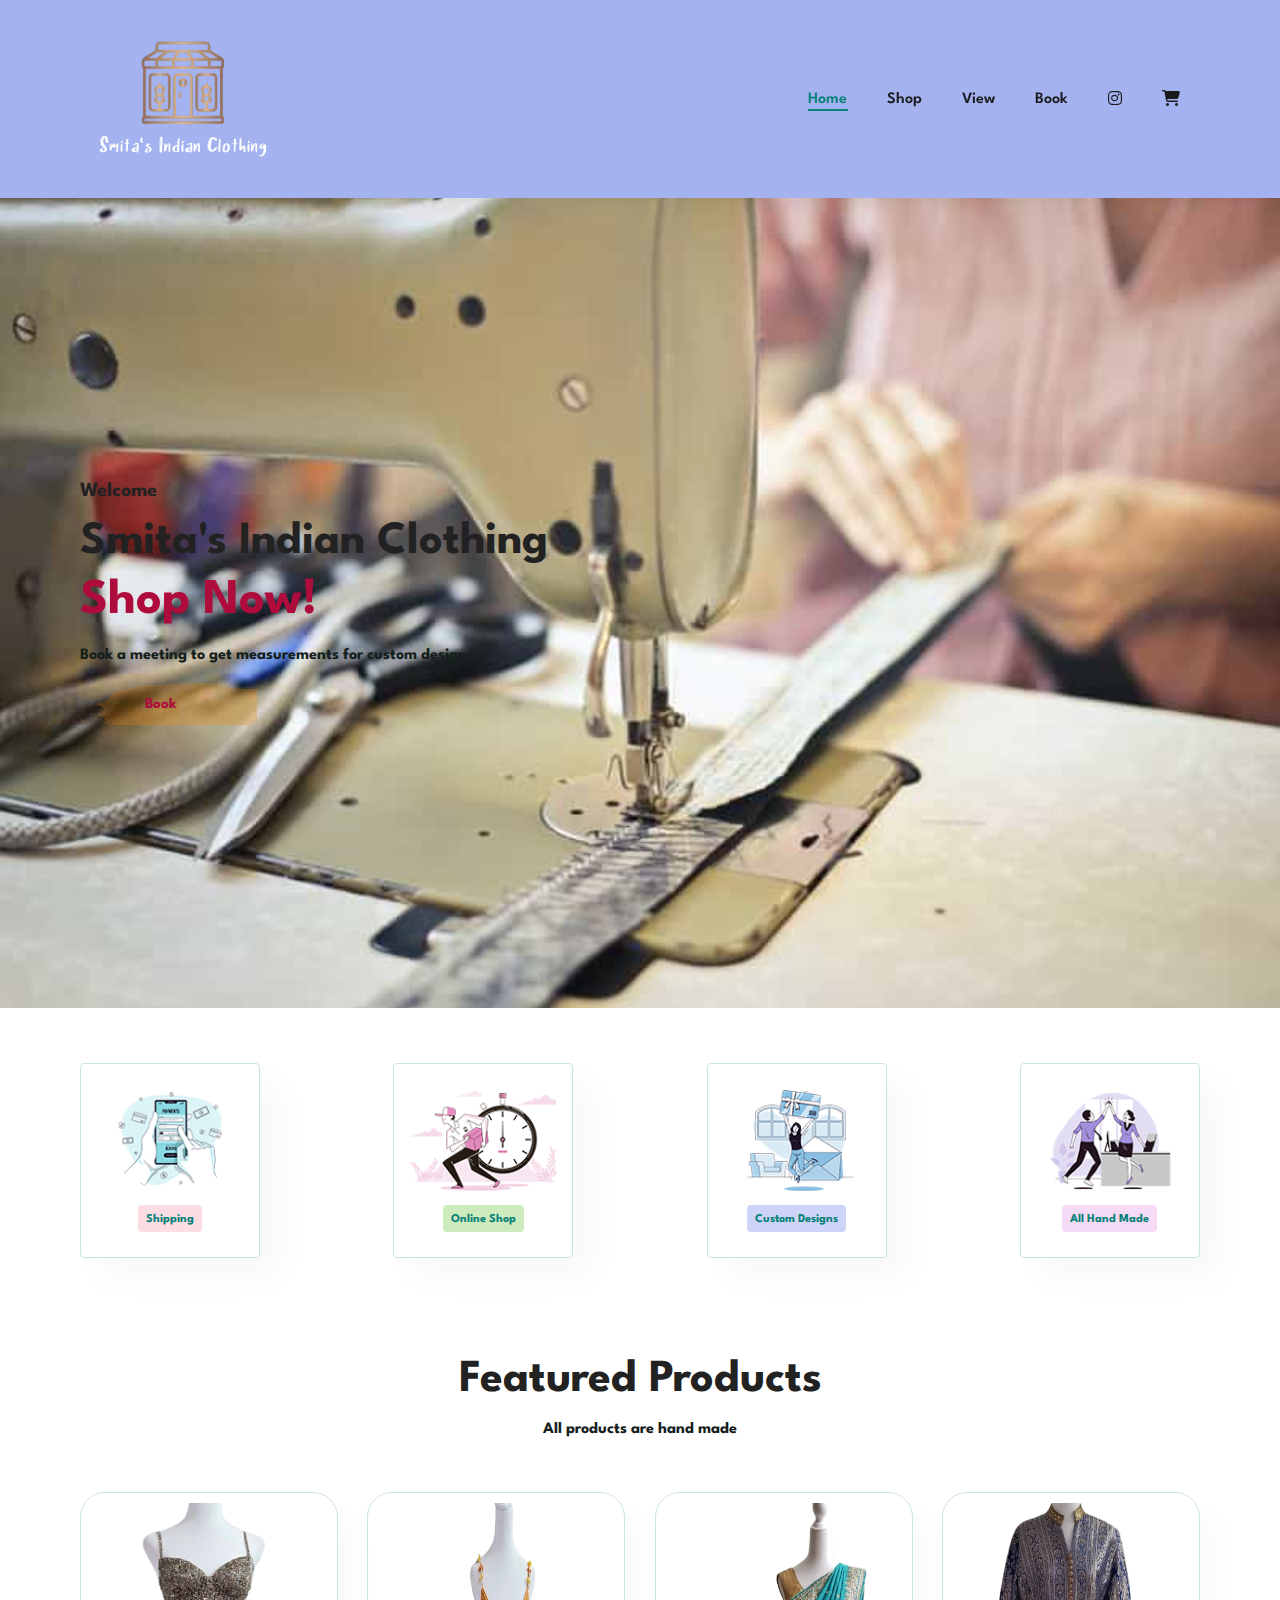
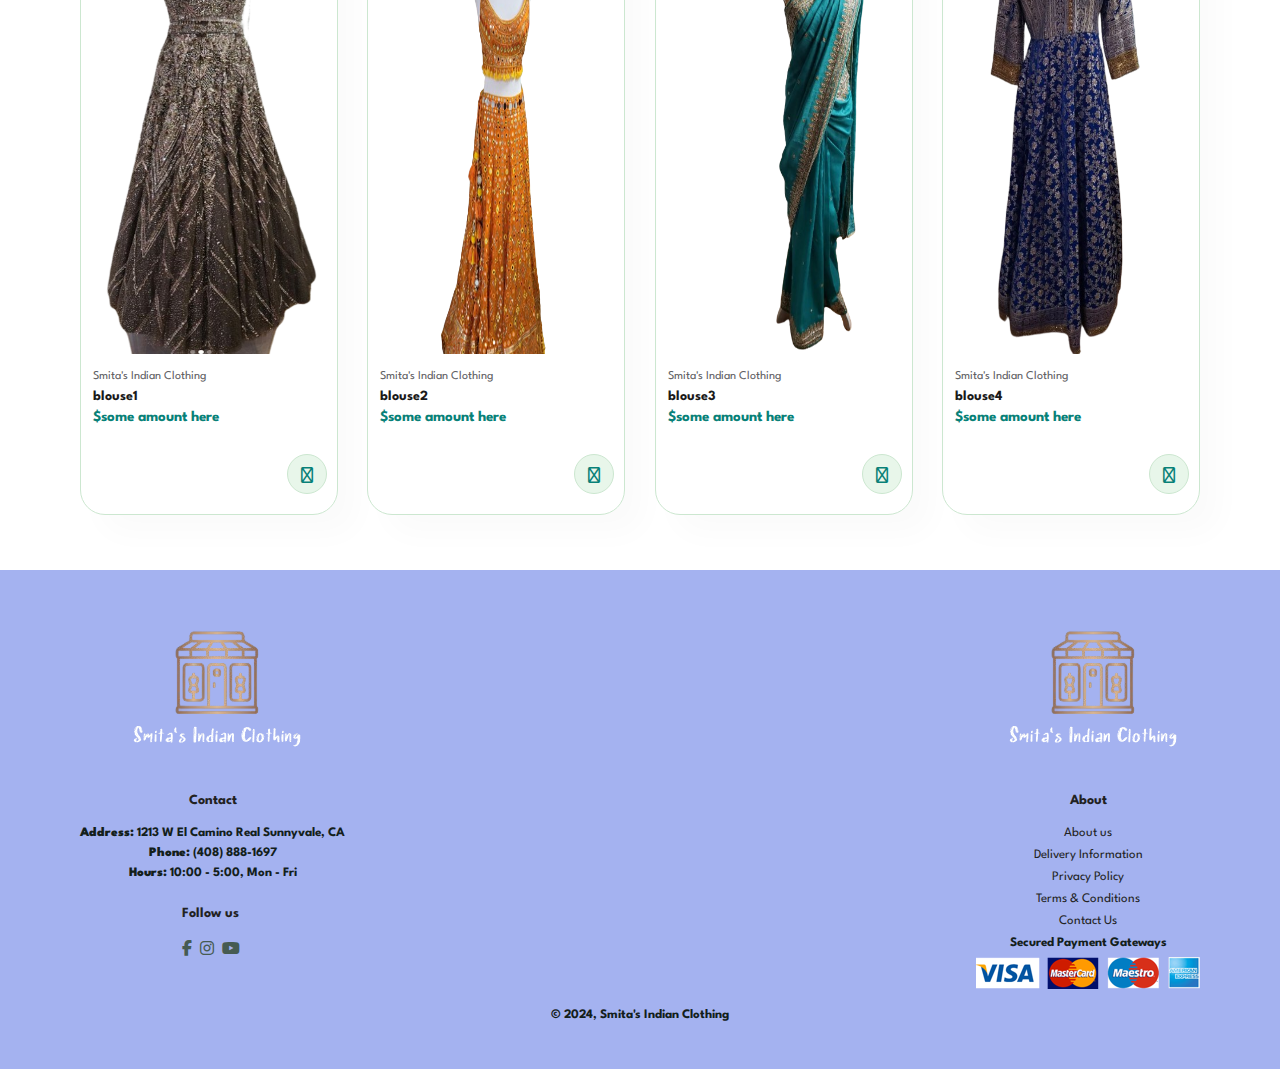
<file: Website/index.html>
<!DOCTYPE html>
<html lang="en">
<head>
    <meta charset="UTF-8">
    <meta http-equiv="X-UA-Compatible" content="IE=edge">
    <meta name="viewport" content="width=device-width, initial-scale=1.0">
    <link rel="stylesheet" href="https://cdnjs.cloudflare.com/ajax/libs/font-awesome/6.6.0/css/all.min.css">
    <link rel="stylesheet"
    href="https://fonts.googleapis.com/css?family=Spartan">
    <title>Smita's Indian Clothing</title>

    <link rel="stylesheet" href="style.css">

</head>

<body>

    <section id="header">
        <a href="#"><img src="images/logo.png" class="logo" alt=""></a>
    

        <div>
            <ul id="navbar">
                <li><a class="active" href="index.html">Home</a></li>
                <li><a href="shop.html">Shop</a></li>
                <li><a href="view.html">View</a></li>
                <li><a href="book.html">Book</a></li>
                <li><a href="https://www.instagram.com/smita.bhakta.96/"><i class="fa-brands fa-instagram"></i></a></li>
                <li><a href="cart.html"><i class="fa-solid fa-cart-shopping"></i></a></li>
                <a href="#" id="close"><i class="fa-solid fa-x"></i></a>
            </ul>
        </div>
        <div id="mobile">
            <a href="cart.html"><i class="fa-solid fa-cart-shopping"></i></a>
            <i id="bar" class="fas fa-outdent"></i>
        </div>

        
    </section>

    <section id="hero">
        <h4>Welcome</h4>
        <h2>Smita's Indian Clothing</h2>
        <h1>Shop Now!</h1>
        <p>Book a meeting to get measurements for custom designs</p>
        <button>Book</button>
    </section>

    <section id="feature" class="section-p1">
        <div class="fe-box">
            <img src="images/features/f1.png" alt="">
            <h6>Shipping</h6>
        </div>
        <div class="fe-box">
            <img src="images/features/f2.png" alt="">
            <h6>Online Shop</h6>
        </div>
        <div class="fe-box">
            <img src="images/features/f3.png" alt="">
            <h6>Custom Designs</h6>
        </div>
        <div class="fe-box">
            <img src="images/features/f4.png" alt="">
            <h6>All Hand Made</h6>
        </div>
    </section>

    <section id="product1" class="section-p1">
        <h2>Featured Products</h2>
        <p>All products are hand made</p>
        <div class="pro-container">
            <div class="pro">
                <img src="images/products/product1.png" alt="">
                <div class="des">
                    <span>Smita's Indian Clothing</span>
                    <h5>blouse1</h5>
                    <h4>$some amount here</h4>
                    
                </div>
                <a href="#"><i class="fa-solid fa-cart-shopping cart"></i></a>
            </div>
            <div class="pro">
                <img src="images/products/product2.png" alt="">
                <div class="des">
                    <span>Smita's Indian Clothing</span>
                    <h5>blouse2</h5>
                    <h4>$some amount here</h4>
                    
                </div>
                <a href="#"><i class="fa-solid fa-cart-shopping cart"></i></a>
            </div>
            <div class="pro">
                <img src="images/products/product3.png" alt="">
                <div class="des">
                    <span>Smita's Indian Clothing</span>
                    <h5>blouse3</h5>
                    <h4>$some amount here</h4>
                    
                </div>
                <a href="#"><i class="fa-solid fa-cart-shopping cart"></i></a>
            </div>
            <div class="pro">
                <img src="images/products/product4.png" alt="">
                <div class="des">
                    <span>Smita's Indian Clothing</span>
                    <h5>blouse4</h5>
                    <h4>$some amount here</h4>
                    
                </div>
                <a href="#"><i class="fa-solid fa-cart-shopping cart"></i></a>
            </div>
            
        </div>
    </section>

    <footer class="section-p1">
        <div class="col">
            <img class="logo" src="images/logo.png" alt="">
            <h4>Contact</h4>
            <p><strong>Address:</strong> 1213 W El Camino Real Sunnyvale, CA</p>
            <p><strong>Phone:</strong> (408) 888-1697</p>
            <p><strong>Hours:</strong> 10:00 - 5:00, Mon - Fri</p>
            <div class="follow">
                <h4>Follow us</h4>
                <div class="icon">
                    <i class="fab fa-facebook-f"></i>
                    <i class="fab fa-instagram"></i>
                    <i class="fab fa-youtube"></i>
                </div>
            </div>
        </div>

        <div class="col">
            <img class="logo" src="images/logo.png" alt="">
            <h4>About</h4>
            <a href="#">About us</a>
            <a href="#">Delivery Information</a>
            <a href="#">Privacy Policy</a>
            <a href="#">Terms & Conditions</a>
            <a href="#">Contact Us</a>
            <p>Secured Payment Gateways</p>
            <img src="images/pay.png" alt="">
        </div>


        <div class="copyright">
            <p>© 2024, Smita's Indian Clothing</p>
        </div>


    </footer>


    <script src="script.js"></script>
</body>

</html>
</file>
<file: Website/style.css>
* {
    margin: 0;
    padding: 0;
    box-sizing: border-box;
    font-family: 'Spartan', sans-serif;
}

img .logo{
    width: 200px;
    height: 100px;
    margin-top: 10px;
    margin-left: -10px;
  }

h1{
    font-size: 50px;
    line-height: 64px;
    color: #222;
}

h2 {
    font-size: 46px;
    line-height: 54px;
    color: #222;
}

h4 {
    font-size: 20px;
    color: #222;
}

h6{
    font-weight: 700;
    font-size: 12px;
}

p {
    font-size: 16px;
    color: #13201b;
    font-weight: bold;
    margin: 15px 0 20px 0;
}

.section-p1 {
    padding: 40px 80px;
}

.section-m1 {
    margin: 40px 0;
}

body {
    width: 100%;
}

#header{
    display: flex;
    align-items: center;
    justify-content: space-between;
    padding: 20px 80px;
    background: #a4b2f0;
    box-shadow: 0 5px 15px rgba(0, 0, 0, 0.06);
    z-index: 999;
    position: sticky;
    top: 0;
    left: 0;
}

#navbar{
    display: flex;
    align-items: center;
    justify-content: center;
}

#navbar li{
    list-style: none;
    padding: 0 20px; 
    position: relative;
}

#navbar li a{
    text-decoration: none;
    font-size: 16px;
    font-weight: 600;
    color: #1a1a1a;
    transition: 0.3s ease;
}

#navbar li a:hover,
#navbar li a.active{
    color: #088178;
}

#navbar li a.active::after,
#navbar li a:hover::after{
    content: "";
    width: 50%;
    height: 2px;
    background: #088178;
    position: absolute;
    bottom: -4px;
    left: 20px;
    transition: 0.3s ease;
}

#mobile{
    display: none;
    align-items: center;
}

#close{
    display: none;
}

#hero{
    background-image: url("images/hero.png");
    height: 90vh;
    width: 100%;
    background-size: cover;
    background-position: top 25% right 0;
    padding: 0 80px;
    display: flex;
    flex-direction: column;
    align-items: flex-start;
    justify-content: center;
}

#hero h4{
    padding-bottom: 15px;
}
#hero h1{
    color: #ad0c3c;
}

#hero button{
    background-image: url("images/button.png");
    background-color: transparent;
    color: #ad0c3c;
    border: 0;
    padding: 14px 80px 14px 65px;
    background-repeat: no-repeat;
    cursor: pointer;
    font-weight: 700;
    font-size: 15px;
}

#feature{
    display: flex;
    align-items: center;
    justify-content: space-between;
    flex-wrap: wrap;
}

#feature .fe-box{
    width: 180px;
    text-align: center;
    padding: 25px 15px;
    box-shadow: 20px 20px 34px rgba(0, 0, 0, 0.03);
    border: 1px solid #cce7d0;
    border-radius: 4px;
    margin: 15px 0;
}

#feature .fe-box:hover{
    box-shadow: 10px 10px 54px rgba(70, 62, 221, 0.1);
}

#feature .fe-box img{
    width: 100%;
    margin-bottom: 10px;
}

#feature .fe-box h6{
    display: inline-block;
    padding: 9px 8px 6px 8px;
    line-height: 1;
    border-radius: 4px;
    color:#088178;
    background-color: #fddde4;
}

#feature .fe-box:nth-child(2) h6{
    background-color: #cdebbc;
}

#feature .fe-box:nth-child(3) h6{
    background-color: #cdd4f8;
}

#feature .fe-box:nth-child(4) h6{
    background-color: #f6dbf6;
}

#product1 {
    text-align: center;
}

#product1 .pro-container{
    display: flex;
    justify-content: space-between;
    padding-top: 20px;
    flex-wrap: wrap;
}

#product1 .pro{
    width: 23%;
    min-width: 250px;
    padding: 10px 12px;
    border: 1px solid #cce7d0;
    border-radius: 25px;
    cursor: pointer;
    box-shadow: 20px 20px 30px rgba(0, 0, 0, 0.02);
    margin: 15px 0;
    transition: 0.2s ease;
    position: relative;
}

#product1 .pro:hover{
    box-shadow: 20px 20px 30px rgba(0, 0, 0, 0.06);
}

#product1 .pro img{
    width: 100%;
    height: 75%;
    border-radius: 20px;
}

#product1 .pro .des{
    text-align: start;
    padding: 10px 0;
}

#product1 .pro .des span{
    color: #606063;
    font-size: 12px;
}

#product1 .pro .des h5{
    padding-top: 7px;
    color: #1a1a1a;
    font-size: 14px;
}

#product1 .pro .des h4{
    padding-top: 7px;
    font-size: 15px;
    font-weight: 700;
    color:#088178;
}

#product1 .pro .cart{
    width: 40px;
    height: 40px;
    line-height: 40px;
    border-radius: 50px;
    background-color: #e8f6ea;
    font-weight: 500;
    color: #088178;
    border: 1px solid #cce7d0;
    position: absolute;
    bottom: 20px;
    right: 10px;
}

footer{
    display: flex;
    flex-wrap: wrap;
    justify-content: space-between;
    background: #a4b2f0;
}

footer .col{
    display: flex;
    flex-direction: column;
    align-items: center;
    margin-bottom: 20px;
}

footer .logo{
    margin-bottom: 30px;
}

footer h4{
    font-size: 14px;
 
    padding-bottom: 20px;
}

footer p{
    font-size: 13px;
    margin: 0 0 8px 0;
}

footer a{
    font-size: 13px;
    text-decoration: none;
    color:#222;
    margin-bottom: 10px;
}

footer .follow{
    margin-top:  20px;
}

footer .follow i{
    color: #465b52;
    padding-right: 4px;
    cursor: pointer;
}

footer .follow i:hover,
footer a:hover{
    color:#088178;

}

footer .copyright{
    width: 100%;
    text-align: center;
}


@media (max-width: 799px){
    .section-p1 {
        padding: 40px 40px;
    }

    #navbar{
        display: flex;
        flex-direction: column;
        align-items: flex-start;
        justify-content: flex-start;
        position: fixed;
        top: 0;
        right: -300px;
        height: 100vh;
        width: 300px;
        background-color: #E3E6F3;
        box-shadow: 0 40px 60px rgba(0, 0, 0, 0.1);
        padding: 80px 0 0 10px;
        transition: 0.3s;
    }

    #navbar.active{
        right: 0px;
    }

    #navbar li{
        margin-bottom: 25px;
    }

    #mobile{
        display: flex;
        align-items: center;
    }

    #mobile i{
        color: #1a1a1a;
        font-size: 24px;
        padding-left: 20px;
    }

    #close{
        display: initial;
        position: absolute;
        top: 30px;
        left: 30px;
        color: #222;
        font-size: 24px
    }

    #hero {
        height: 70vh;
        padding: 0 80px;
        background-position: top 30% right 30%;
    }

    #feature {
        justify-content: center;
        
    }

    #feature .fe-box {
        margin: 15px 15px;
    }

    #product1 .pro-container {
        
        justify-content: center;
        
    }

    #product1 .pro {
       
        margin: 15px;
        
    }
}

@media(max-width: 477px){
    .section-p1 {
        padding: 20px;
    }
    #header {
        padding: 10px 30px;
    }

    h1{
        font-size: 38px;
    }

    h2 {
        font-size: 32px;
    }

    #hero {
        padding: 0 20px;
        background-position: 55%;
    }

    #feature{
        justify-content: space-between;
    }
    
    #feature .fe-box {
        width: 155px;
        margin: 0 0 15px 0;
    }

    #product1 .pro{
        width: 100%;
    }

    footer .copyright {
        text-align: start;
    }
}
</file>
